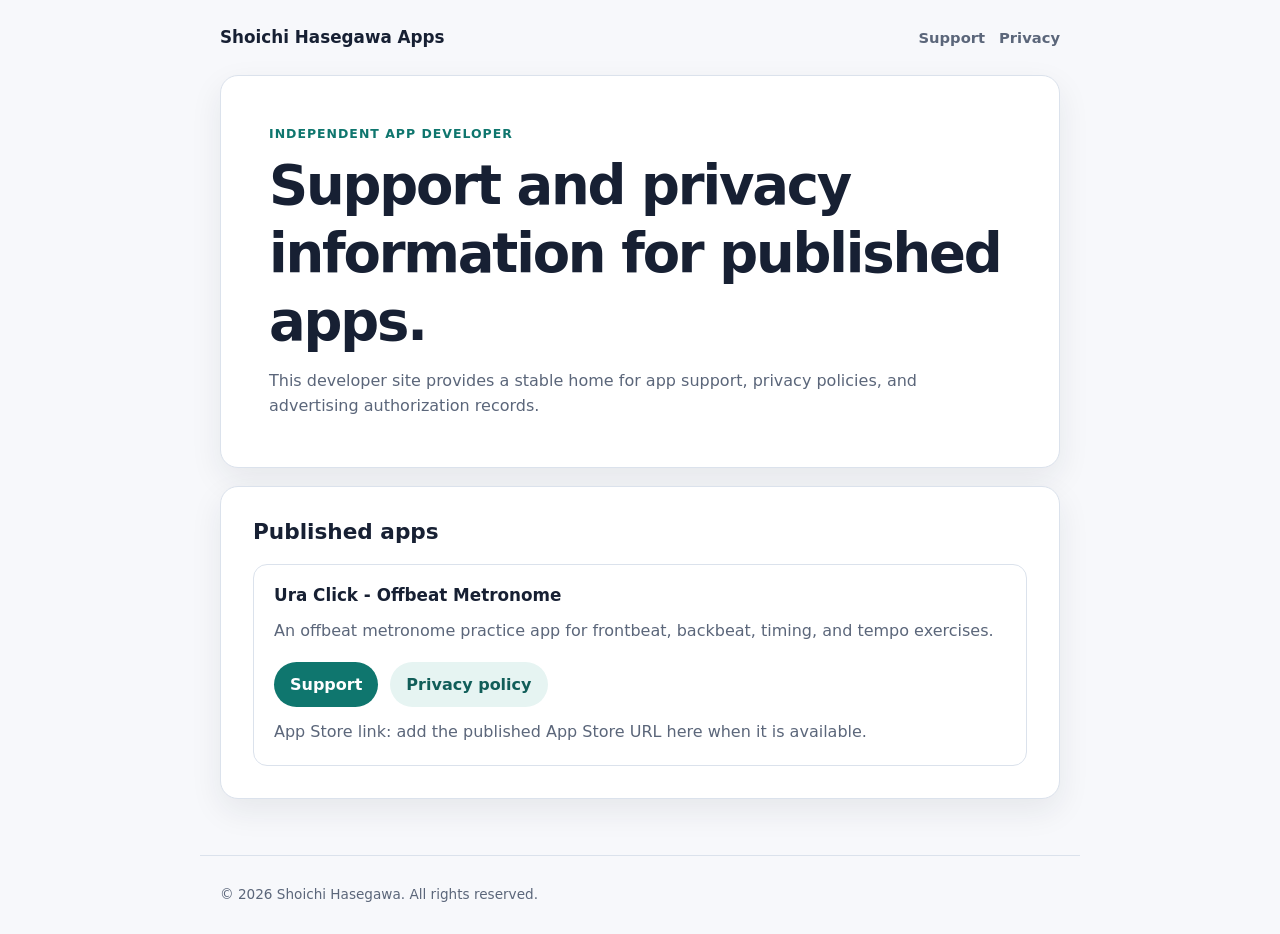
<file: index.html>
<!doctype html>
<html lang="en">
  <head>
    <meta charset="utf-8" />
    <meta name="viewport" content="width=device-width, initial-scale=1" />
    <meta name="description" content="Developer support and privacy information for Shoichi Hasegawa apps." />
    <title>Shoichi Hasegawa Apps</title>
    <link rel="stylesheet" href="./styles.css" />
  </head>
  <body>
    <header class="site-header">
      <a class="brand" href="./">Shoichi Hasegawa Apps</a>
      <nav class="nav" aria-label="Main navigation">
        <a href="./apps/ura-click/support/">Support</a>
        <a href="./apps/ura-click/privacy/">Privacy</a>
      </nav>
    </header>
    <main>
      <section class="hero">
        <div class="eyebrow">Independent App Developer</div>
        <h1>Support and privacy information for published apps.</h1>
        <p>This developer site provides a stable home for app support, privacy policies, and advertising authorization records.</p>
      </section>
      <section class="card">
        <h2>Published apps</h2>
        <div class="app-list">
          <article class="app-card">
            <h3>Ura Click - Offbeat Metronome</h3>
            <p>An offbeat metronome practice app for frontbeat, backbeat, timing, and tempo exercises.</p>
            <div class="link-list">
              <a class="button" href="./apps/ura-click/support/">Support</a>
              <a class="button secondary" href="./apps/ura-click/privacy/">Privacy policy</a>
            </div>
            <p class="meta">App Store link: add the published App Store URL here when it is available.</p>
          </article>
        </div>
      </section>
    </main>
    <footer class="site-footer">© 2026 Shoichi Hasegawa. All rights reserved.</footer>
  </body>
</html>
</file>
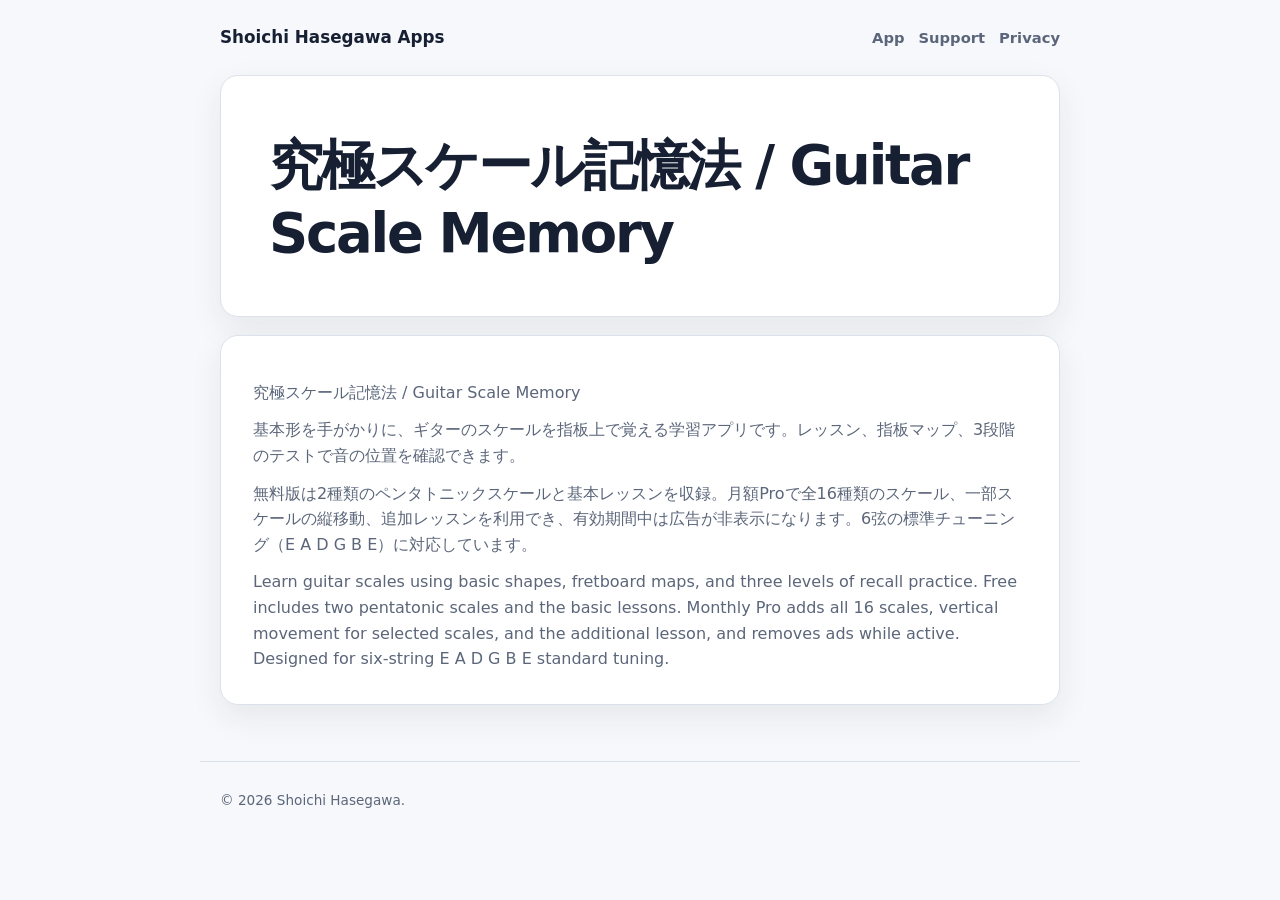
<file: apps/scale-memory/index.html>
<!doctype html>
<html lang="ja"><head><meta charset="utf-8"><meta name="viewport" content="width=device-width, initial-scale=1"><title>究極スケール記憶法 / Guitar Scale Memory</title><link rel="stylesheet" href="../../styles.css"></head><body><header class="site-header"><a class="brand" href="../../">Shoichi Hasegawa Apps</a><nav class="nav"><a href="/apps/scale-memory/">App</a><a href="/apps/scale-memory/support/">Support</a><a href="/apps/scale-memory/privacy/">Privacy</a></nav></header><main><section class="hero"><h1>究極スケール記憶法 / Guitar Scale Memory</h1></section><section class="card"><p>究極スケール記憶法 / Guitar Scale Memory</p>
<p>基本形を手がかりに、ギターのスケールを指板上で覚える学習アプリです。レッスン、指板マップ、3段階のテストで音の位置を確認できます。</p>
<p>無料版は2種類のペンタトニックスケールと基本レッスンを収録。月額Proで全16種類のスケール、一部スケールの縦移動、追加レッスンを利用でき、有効期間中は広告が非表示になります。6弦の標準チューニング（E A D G B E）に対応しています。</p>
<p>Learn guitar scales using basic shapes, fretboard maps, and three levels of recall practice. Free includes two pentatonic scales and the basic lessons. Monthly Pro adds all 16 scales, vertical movement for selected scales, and the additional lesson, and removes ads while active. Designed for six-string E A D G B E standard tuning.</p></section></main><footer class="site-footer">© 2026 Shoichi Hasegawa.</footer></body></html>
</file>
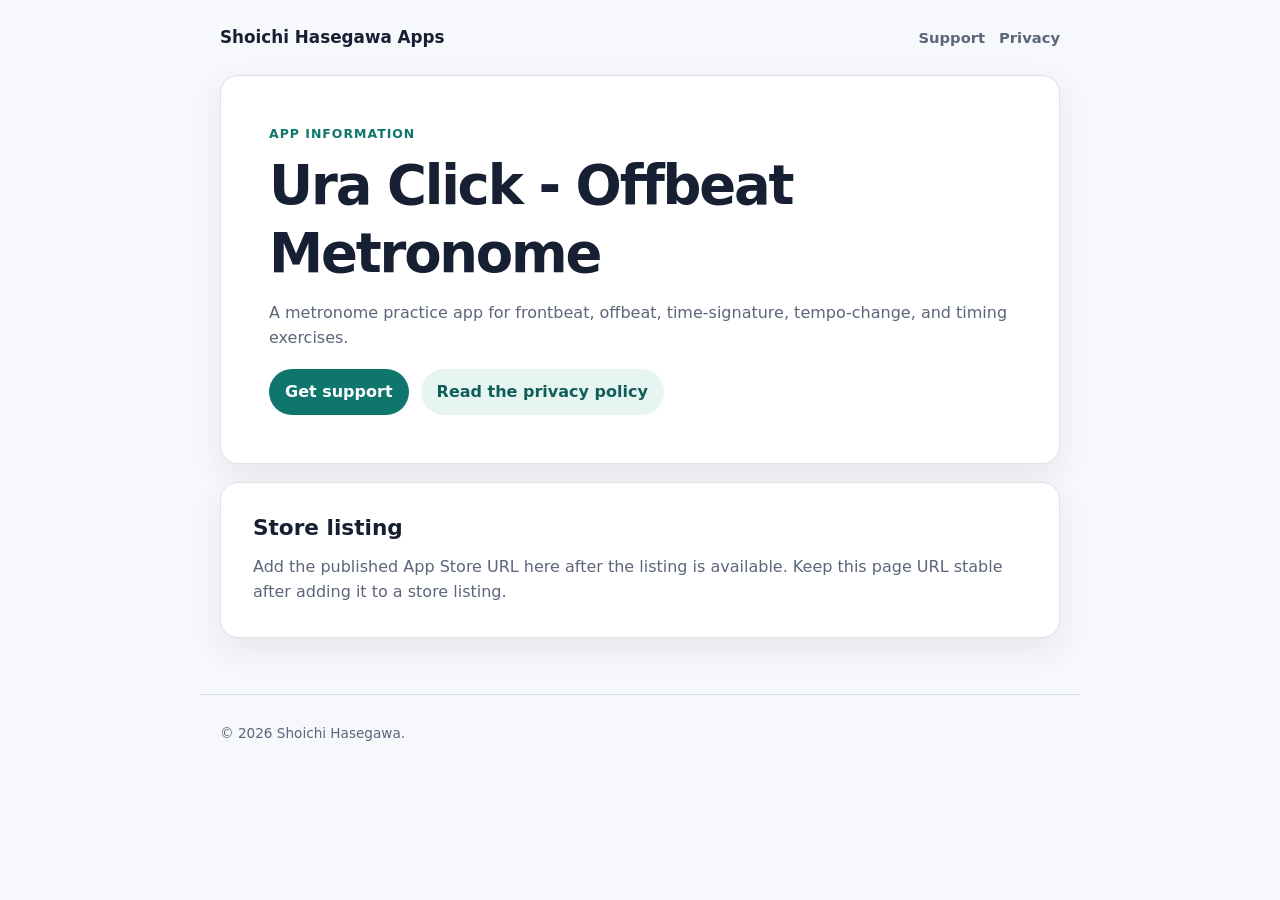
<file: apps/ura-click/index.html>
<!doctype html>
<html lang="en">
  <head>
    <meta charset="utf-8" />
    <meta name="viewport" content="width=device-width, initial-scale=1" />
    <meta name="description" content="Information about Ura Click - Offbeat Metronome." />
    <title>Ura Click - Offbeat Metronome</title>
    <link rel="stylesheet" href="../../styles.css" />
  </head>
  <body>
    <header class="site-header">
      <a class="brand" href="../../">Shoichi Hasegawa Apps</a>
      <nav class="nav" aria-label="App navigation">
        <a href="./support/">Support</a>
        <a href="./privacy/">Privacy</a>
      </nav>
    </header>
    <main>
      <section class="hero">
        <div class="eyebrow">App information</div>
        <h1>Ura Click - Offbeat Metronome</h1>
        <p>A metronome practice app for frontbeat, offbeat, time-signature, tempo-change, and timing exercises.</p>
        <div class="link-list">
          <a class="button" href="./support/">Get support</a>
          <a class="button secondary" href="./privacy/">Read the privacy policy</a>
        </div>
      </section>
      <section class="card">
        <h2>Store listing</h2>
        <p>Add the published App Store URL here after the listing is available. Keep this page URL stable after adding it to a store listing.</p>
      </section>
    </main>
    <footer class="site-footer">© 2026 Shoichi Hasegawa.</footer>
  </body>
</html>
</file>
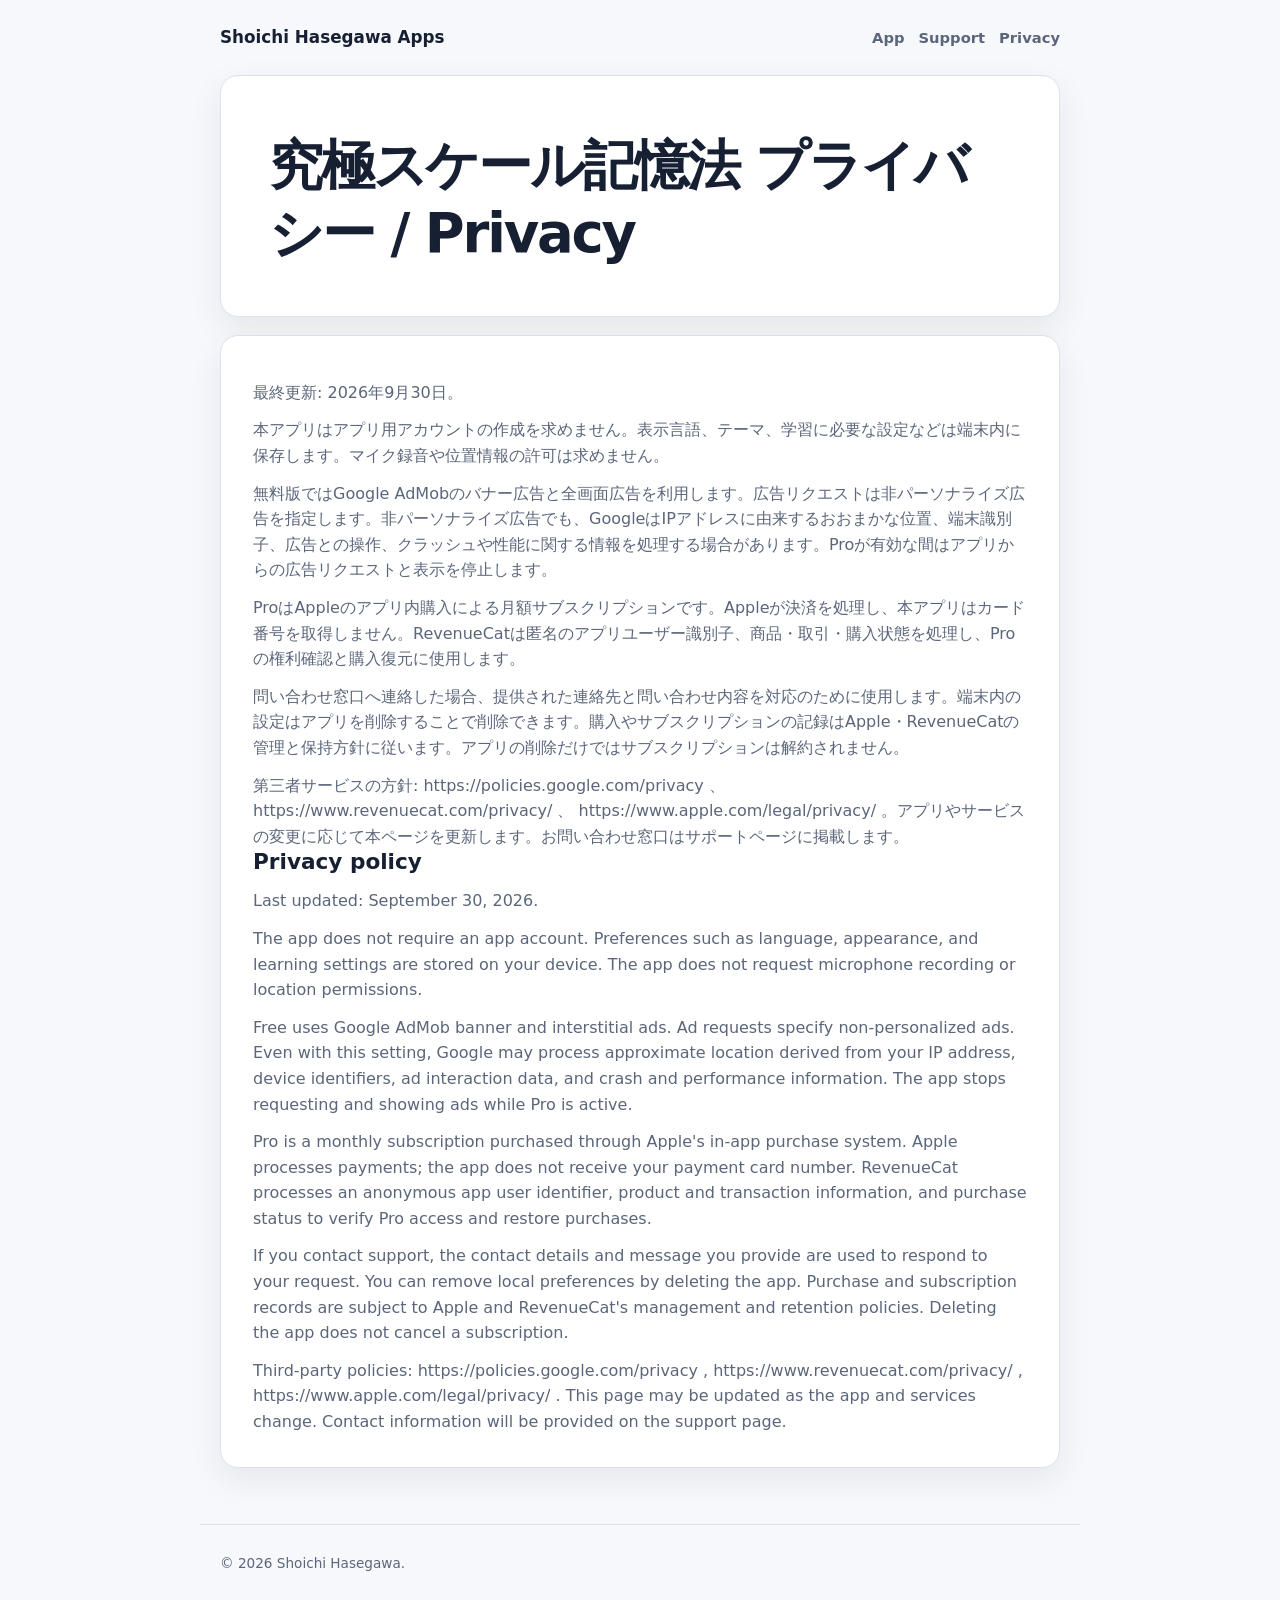
<file: apps/scale-memory/privacy/index.html>
<!doctype html>
<html lang="ja"><head><meta charset="utf-8"><meta name="viewport" content="width=device-width, initial-scale=1"><title>究極スケール記憶法 プライバシー / Privacy</title><link rel="stylesheet" href="../../../styles.css"></head><body><header class="site-header"><a class="brand" href="../../../">Shoichi Hasegawa Apps</a><nav class="nav"><a href="/apps/scale-memory/">App</a><a href="/apps/scale-memory/support/">Support</a><a href="/apps/scale-memory/privacy/">Privacy</a></nav></header><main><section class="hero"><h1>究極スケール記憶法 プライバシー / Privacy</h1></section><section class="card"><p>最終更新: 2026年9月30日。</p>
<p>本アプリはアプリ用アカウントの作成を求めません。表示言語、テーマ、学習に必要な設定などは端末内に保存します。マイク録音や位置情報の許可は求めません。</p>
<p>無料版ではGoogle AdMobのバナー広告と全画面広告を利用します。広告リクエストは非パーソナライズ広告を指定します。非パーソナライズ広告でも、GoogleはIPアドレスに由来するおおまかな位置、端末識別子、広告との操作、クラッシュや性能に関する情報を処理する場合があります。Proが有効な間はアプリからの広告リクエストと表示を停止します。</p>
<p>ProはAppleのアプリ内購入による月額サブスクリプションです。Appleが決済を処理し、本アプリはカード番号を取得しません。RevenueCatは匿名のアプリユーザー識別子、商品・取引・購入状態を処理し、Proの権利確認と購入復元に使用します。</p>
<p>問い合わせ窓口へ連絡した場合、提供された連絡先と問い合わせ内容を対応のために使用します。端末内の設定はアプリを削除することで削除できます。購入やサブスクリプションの記録はApple・RevenueCatの管理と保持方針に従います。アプリの削除だけではサブスクリプションは解約されません。</p>
<p>第三者サービスの方針: https://policies.google.com/privacy 、 https://www.revenuecat.com/privacy/ 、 https://www.apple.com/legal/privacy/ 。アプリやサービスの変更に応じて本ページを更新します。お問い合わせ窓口はサポートページに掲載します。</p>
<h2>Privacy policy</h2>
<p>Last updated: September 30, 2026. </p>
<p>The app does not require an app account. Preferences such as language, appearance, and learning settings are stored on your device. The app does not request microphone recording or location permissions.</p>
<p>Free uses Google AdMob banner and interstitial ads. Ad requests specify non-personalized ads. Even with this setting, Google may process approximate location derived from your IP address, device identifiers, ad interaction data, and crash and performance information. The app stops requesting and showing ads while Pro is active.</p>
<p>Pro is a monthly subscription purchased through Apple's in-app purchase system. Apple processes payments; the app does not receive your payment card number. RevenueCat processes an anonymous app user identifier, product and transaction information, and purchase status to verify Pro access and restore purchases.</p>
<p>If you contact support, the contact details and message you provide are used to respond to your request. You can remove local preferences by deleting the app. Purchase and subscription records are subject to Apple and RevenueCat's management and retention policies. Deleting the app does not cancel a subscription.</p>
<p>Third-party policies: https://policies.google.com/privacy , https://www.revenuecat.com/privacy/ , https://www.apple.com/legal/privacy/ . This page may be updated as the app and services change. Contact information will be provided on the support page.</p></section></main><footer class="site-footer">© 2026 Shoichi Hasegawa.</footer></body></html>
</file>
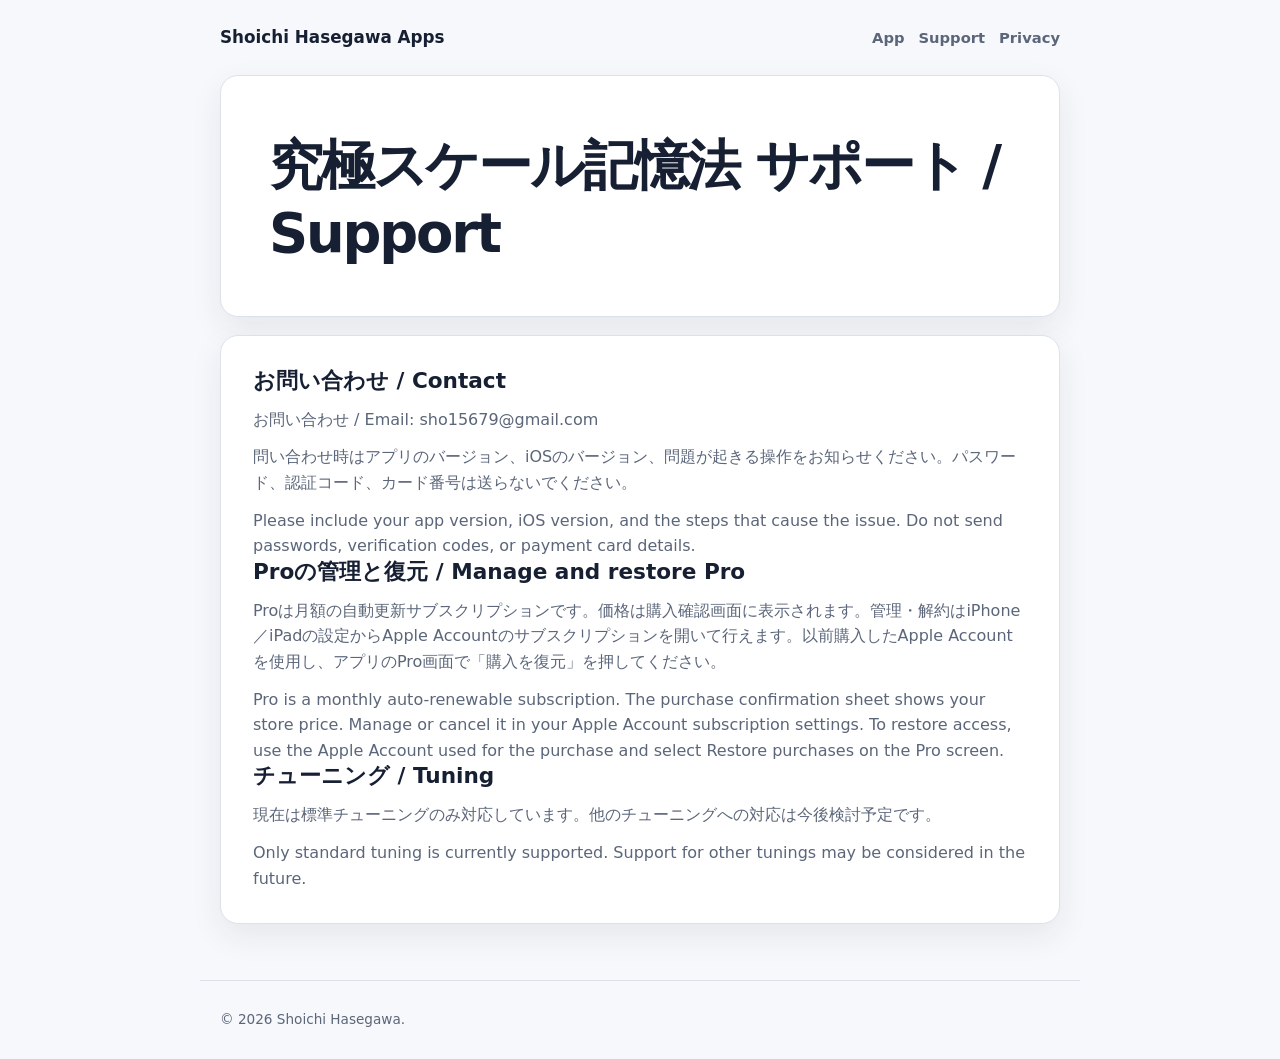
<file: apps/scale-memory/support/index.html>
<!doctype html>
<html lang="ja"><head><meta charset="utf-8"><meta name="viewport" content="width=device-width, initial-scale=1"><title>究極スケール記憶法 サポート / Support</title><link rel="stylesheet" href="../../../styles.css"></head><body><header class="site-header"><a class="brand" href="../../../">Shoichi Hasegawa Apps</a><nav class="nav"><a href="/apps/scale-memory/">App</a><a href="/apps/scale-memory/support/">Support</a><a href="/apps/scale-memory/privacy/">Privacy</a></nav></header><main><section class="hero"><h1>究極スケール記憶法 サポート / Support</h1></section><section class="card"><h2>お問い合わせ / Contact</h2>
<p>お問い合わせ / Email: sho15679@gmail.com</p>
<p>問い合わせ時はアプリのバージョン、iOSのバージョン、問題が起きる操作をお知らせください。パスワード、認証コード、カード番号は送らないでください。</p>
<p>Please include your app version, iOS version, and the steps that cause the issue. Do not send passwords, verification codes, or payment card details.</p>
<h2>Proの管理と復元 / Manage and restore Pro</h2>
<p>Proは月額の自動更新サブスクリプションです。価格は購入確認画面に表示されます。管理・解約はiPhone／iPadの設定からApple Accountのサブスクリプションを開いて行えます。以前購入したApple Accountを使用し、アプリのPro画面で「購入を復元」を押してください。</p>
<p>Pro is a monthly auto-renewable subscription. The purchase confirmation sheet shows your store price. Manage or cancel it in your Apple Account subscription settings. To restore access, use the Apple Account used for the purchase and select Restore purchases on the Pro screen.</p>
<h2>チューニング / Tuning</h2>
<p>現在は標準チューニングのみ対応しています。他のチューニングへの対応は今後検討予定です。</p>
<p>Only standard tuning is currently supported. Support for other tunings may be considered in the future.</p></section></main><footer class="site-footer">© 2026 Shoichi Hasegawa.</footer></body></html>
</file>
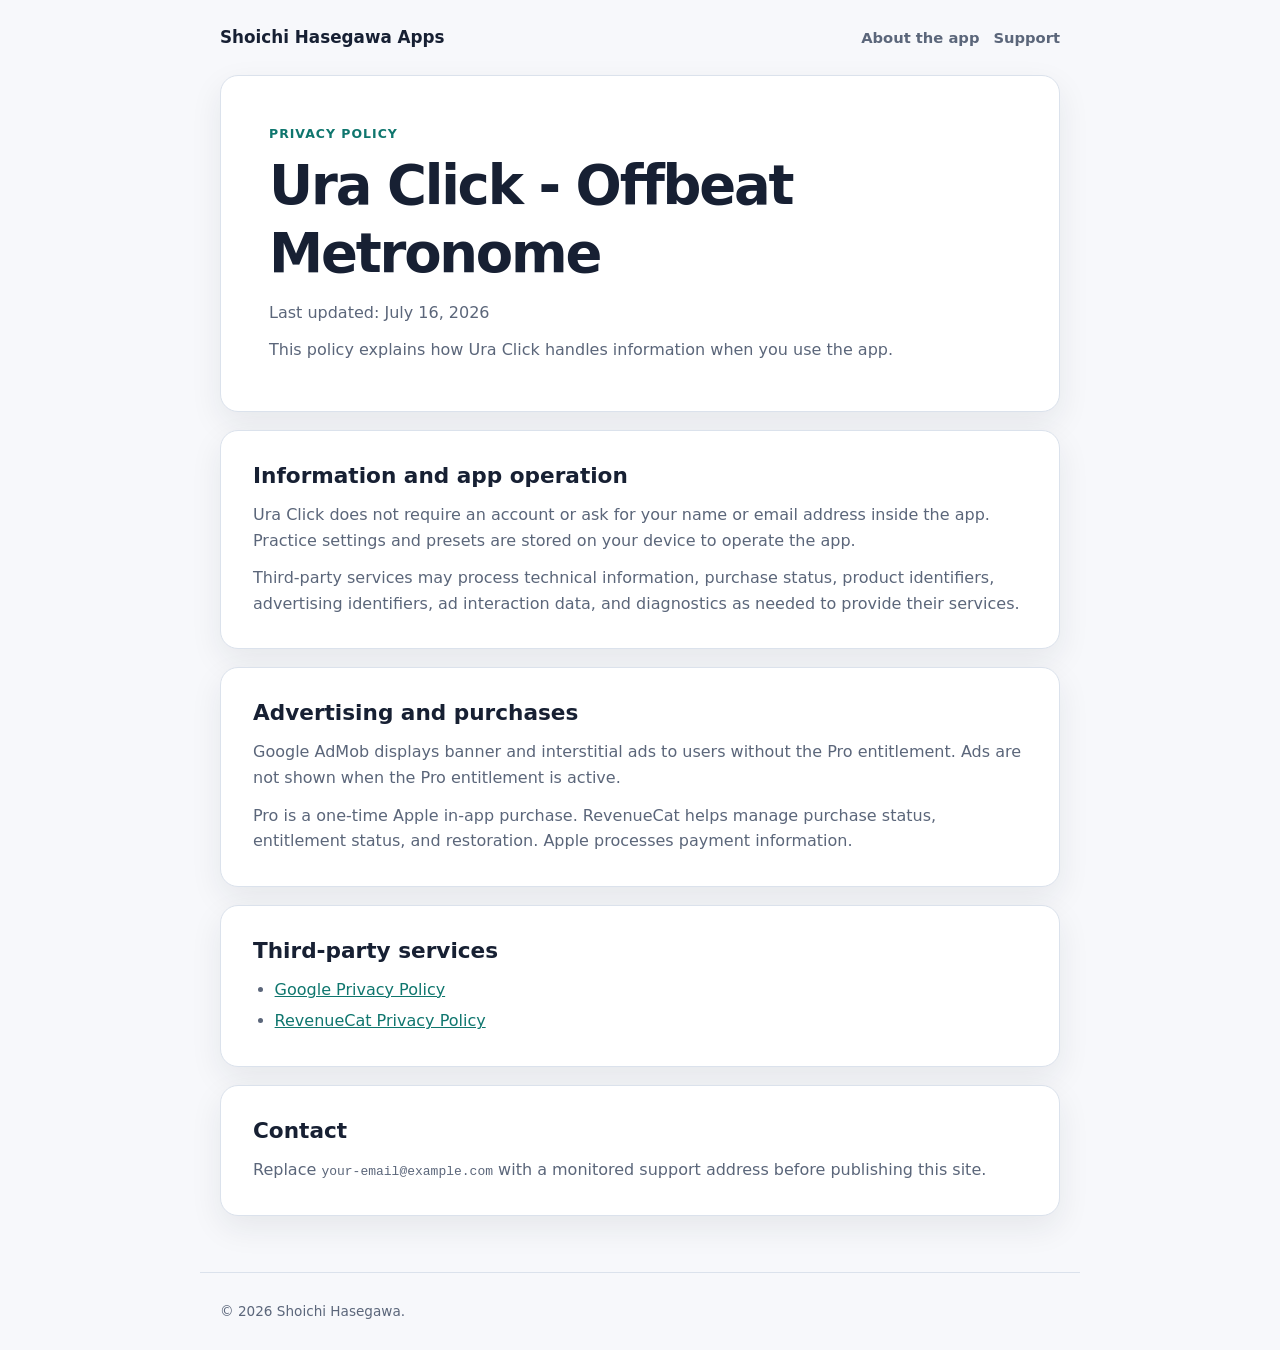
<file: apps/ura-click/privacy/index.html>
<!doctype html>
<html lang="en">
  <head>
    <meta charset="utf-8" />
    <meta name="viewport" content="width=device-width, initial-scale=1" />
    <meta name="description" content="Privacy policy for Ura Click - Offbeat Metronome." />
    <title>Ura Click Privacy Policy</title>
    <link rel="stylesheet" href="../../../styles.css" />
  </head>
  <body>
    <header class="site-header">
      <a class="brand" href="../../../">Shoichi Hasegawa Apps</a>
      <nav class="nav" aria-label="App navigation">
        <a href="../">About the app</a>
        <a href="../support/">Support</a>
      </nav>
    </header>
    <main>
      <section class="hero">
        <div class="eyebrow">Privacy policy</div>
        <h1>Ura Click - Offbeat Metronome</h1>
        <p>Last updated: July 16, 2026</p>
        <p>This policy explains how Ura Click handles information when you use the app.</p>
      </section>
      <section class="card">
        <h2>Information and app operation</h2>
        <p>Ura Click does not require an account or ask for your name or email address inside the app. Practice settings and presets are stored on your device to operate the app.</p>
        <p>Third-party services may process technical information, purchase status, product identifiers, advertising identifiers, ad interaction data, and diagnostics as needed to provide their services.</p>
      </section>
      <section class="card">
        <h2>Advertising and purchases</h2>
        <p>Google AdMob displays banner and interstitial ads to users without the Pro entitlement. Ads are not shown when the Pro entitlement is active.</p>
        <p>Pro is a one-time Apple in-app purchase. RevenueCat helps manage purchase status, entitlement status, and restoration. Apple processes payment information.</p>
      </section>
      <section class="card">
        <h2>Third-party services</h2>
        <ul>
          <li><a href="https://policies.google.com/privacy">Google Privacy Policy</a></li>
          <li><a href="https://www.revenuecat.com/privacy/">RevenueCat Privacy Policy</a></li>
        </ul>
      </section>
      <section class="card">
        <h2>Contact</h2>
        <p>Replace <code>your-email@example.com</code> with a monitored support address before publishing this site.</p>
      </section>
    </main>
    <footer class="site-footer">© 2026 Shoichi Hasegawa.</footer>
  </body>
</html>
</file>
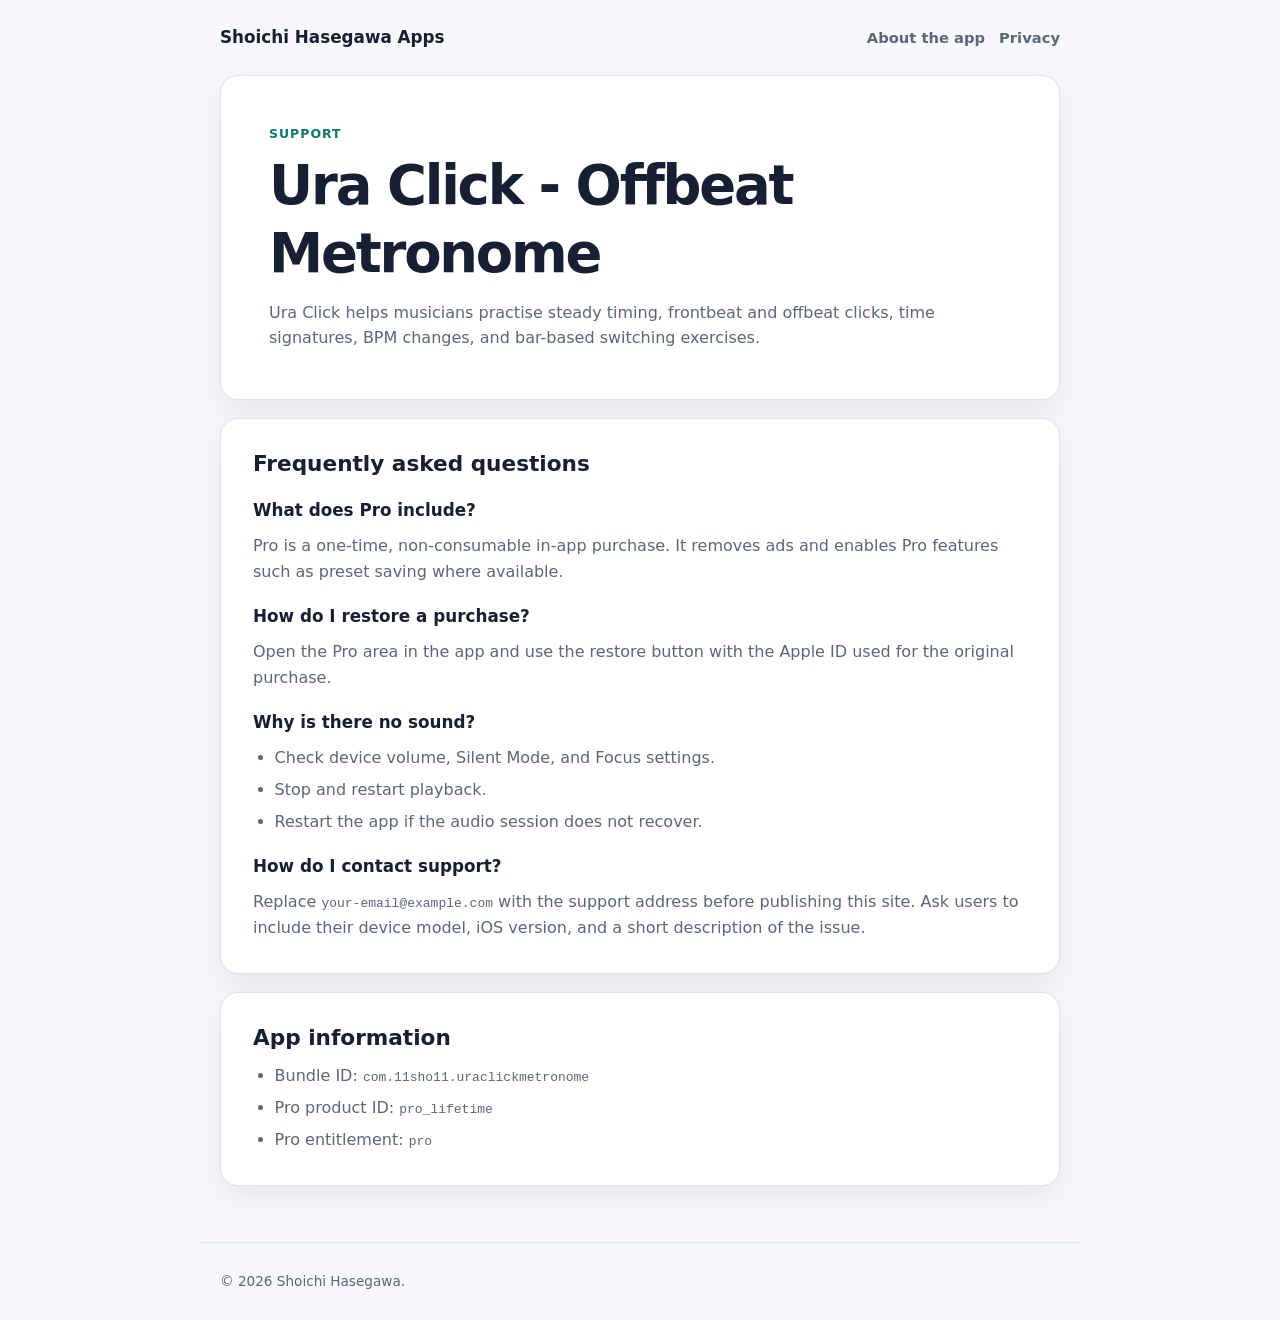
<file: apps/ura-click/support/index.html>
<!doctype html>
<html lang="en">
  <head>
    <meta charset="utf-8" />
    <meta name="viewport" content="width=device-width, initial-scale=1" />
    <meta name="description" content="Support page for Ura Click - Offbeat Metronome." />
    <title>Ura Click Support</title>
    <link rel="stylesheet" href="../../../styles.css" />
  </head>
  <body>
    <header class="site-header">
      <a class="brand" href="../../../">Shoichi Hasegawa Apps</a>
      <nav class="nav" aria-label="App navigation">
        <a href="../">About the app</a>
        <a href="../privacy/">Privacy</a>
      </nav>
    </header>
    <main>
      <section class="hero">
        <div class="eyebrow">Support</div>
        <h1>Ura Click - Offbeat Metronome</h1>
        <p>Ura Click helps musicians practise steady timing, frontbeat and offbeat clicks, time signatures, BPM changes, and bar-based switching exercises.</p>
      </section>
      <section class="card">
        <h2>Frequently asked questions</h2>
        <h3>What does Pro include?</h3>
        <p>Pro is a one-time, non-consumable in-app purchase. It removes ads and enables Pro features such as preset saving where available.</p>
        <h3>How do I restore a purchase?</h3>
        <p>Open the Pro area in the app and use the restore button with the Apple ID used for the original purchase.</p>
        <h3>Why is there no sound?</h3>
        <ul>
          <li>Check device volume, Silent Mode, and Focus settings.</li>
          <li>Stop and restart playback.</li>
          <li>Restart the app if the audio session does not recover.</li>
        </ul>
        <h3>How do I contact support?</h3>
        <p>Replace <code>your-email@example.com</code> with the support address before publishing this site. Ask users to include their device model, iOS version, and a short description of the issue.</p>
      </section>
      <section class="card">
        <h2>App information</h2>
        <ul>
          <li>Bundle ID: <code>com.11sho11.uraclickmetronome</code></li>
          <li>Pro product ID: <code>pro_lifetime</code></li>
          <li>Pro entitlement: <code>pro</code></li>
        </ul>
      </section>
    </main>
    <footer class="site-footer">© 2026 Shoichi Hasegawa.</footer>
  </body>
</html>
</file>
<file: styles.css>
:root {
  color-scheme: light;
  --background: #f7f8fb;
  --surface: #ffffff;
  --text: #172033;
  --muted: #5b667a;
  --border: #dbe2ec;
  --primary: #0f766e;
  --primary-strong: #115e59;
  --soft-primary: #e6f4f2;
  --shadow: 0 12px 32px rgba(23, 32, 51, 0.08);
}

* { box-sizing: border-box; }

html {
  font-family: Inter, ui-sans-serif, system-ui, -apple-system, BlinkMacSystemFont, "Segoe UI", sans-serif;
  line-height: 1.6;
}

body { background: var(--background); color: var(--text); margin: 0; }

a { color: var(--primary); }
a:hover { color: var(--primary-strong); }

.site-header, .site-footer, main { margin: 0 auto; max-width: 880px; padding-left: 20px; padding-right: 20px; }
.site-header { align-items: center; display: flex; gap: 20px; justify-content: space-between; padding-bottom: 24px; padding-top: 24px; }
.brand { color: var(--text); font-size: 1.05rem; font-weight: 800; text-decoration: none; }
.nav { display: flex; flex-wrap: wrap; gap: 14px; }
.nav a { color: var(--muted); font-size: 0.92rem; font-weight: 700; text-decoration: none; }
.nav a:hover { color: var(--primary-strong); text-decoration: underline; }
main { padding-bottom: 56px; }
.hero, .card { background: var(--surface); border: 1px solid var(--border); border-radius: 18px; box-shadow: var(--shadow); }
.hero { padding: clamp(28px, 6vw, 48px); }
.card { margin-top: 18px; padding: clamp(22px, 4vw, 32px); }
.eyebrow { color: var(--primary); font-size: 0.78rem; font-weight: 800; letter-spacing: 0.08em; text-transform: uppercase; }
h1, h2, h3 { line-height: 1.25; margin: 0; }
h1 { font-size: clamp(2rem, 6vw, 3.4rem); letter-spacing: -0.04em; margin-top: 8px; }
h2 { font-size: 1.35rem; }
h3 { font-size: 1.05rem; margin-top: 22px; }
p, li, .meta { color: var(--muted); }
p { margin: 12px 0 0; }
ul { margin: 12px 0 0; padding-left: 1.35rem; }
li + li { margin-top: 6px; }
.app-list { display: grid; gap: 14px; margin-top: 18px; }
.app-card { border: 1px solid var(--border); border-radius: 14px; padding: 20px; }
.app-card h3 { margin-top: 0; }
.link-list { display: flex; flex-wrap: wrap; gap: 12px; margin-top: 18px; }
.button { background: var(--primary); border-radius: 999px; color: #fff; display: inline-block; font-weight: 800; padding: 10px 16px; text-decoration: none; }
.button:hover { background: var(--primary-strong); color: #fff; text-decoration: none; }
.button.secondary { background: var(--soft-primary); color: var(--primary-strong); }
.button.secondary:hover { color: var(--primary-strong); }
.notice { background: #fffbeb; border: 1px solid #fde68a; border-radius: 12px; color: #6b4e00; margin-top: 18px; padding: 14px 16px; }
.notice p { color: inherit; margin: 0; }
.site-footer { border-top: 1px solid var(--border); color: var(--muted); font-size: 0.85rem; padding-bottom: 28px; padding-top: 28px; }

@media (max-width: 620px) {
  .site-header { align-items: flex-start; flex-direction: column; }
  .hero, .card { border-radius: 14px; }
}
</file>
